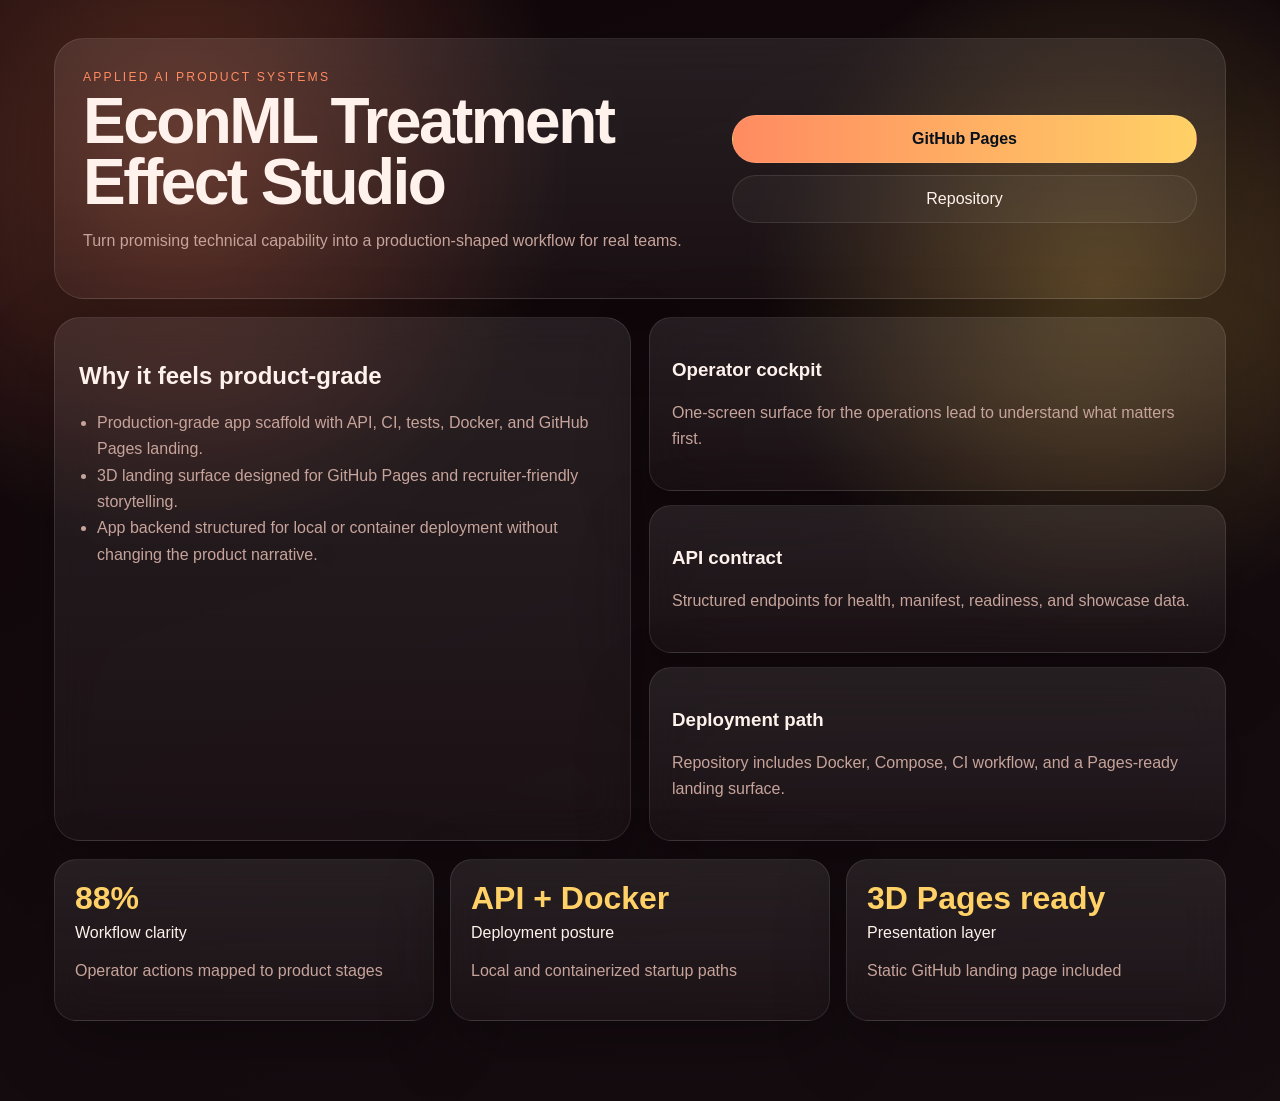
<file: docs/index.html>
<!DOCTYPE html>
<html lang="en">
<head>
  <meta charset="UTF-8" />
  <meta name="viewport" content="width=device-width, initial-scale=1.0" />
  <title>EconML Treatment Effect Studio Landing</title>
  <link rel="stylesheet" href="landing.css" />
</head>
<body>
  <div class="scene" id="scene">
    <div class="backdrop"></div>
    <main class="deck">
      <section class="hero-card glass">
        <div>
          <span class="eyebrow">Applied AI product systems</span>
          <h1>EconML Treatment Effect Studio</h1>
          <p>Turn promising technical capability into a production-shaped workflow for real teams.</p>
        </div>
        <nav class="cta-stack">
          <a class="cta primary" href="https://r-behera.github.io/econml-treatment-effect-studio/">GitHub Pages</a>
          <a class="cta" href="https://github.com/R-behera/econml-treatment-effect-studio">Repository</a>
        </nav>
      </section>
      <section class="orbit-grid">
        <div class="glass panel large">
          <h2>Why it feels product-grade</h2>
          <ul><li>Production-grade app scaffold with API, CI, tests, Docker, and GitHub Pages landing.</li><li>3D landing surface designed for GitHub Pages and recruiter-friendly storytelling.</li><li>App backend structured for local or container deployment without changing the product narrative.</li></ul>
        </div>
        <div id="cards" class="card-stack"></div>
      </section>
      <section class="metrics-row" id="metrics"></section>
    </main>
  </div>
  <script>window.PROJECT_MANIFEST = {"slug": "econml-treatment-effect-studio", "title": "EconML Treatment Effect Studio", "summary": "![Demo Screenshot](demo/screenshot.png)", "domain": "Applied AI product systems", "audience": "operations lead", "promise": "Turn promising technical capability into a production-shaped workflow for real teams.", "hero": ["Production-grade app scaffold with API, CI, tests, Docker, and GitHub Pages landing.", "3D landing surface designed for GitHub Pages and recruiter-friendly storytelling.", "App backend structured for local or container deployment without changing the product narrative."], "kpis": [{"label": "Workflow clarity", "value": "88%", "note": "Operator actions mapped to product stages"}, {"label": "Deployment posture", "value": "API + Docker", "note": "Local and containerized startup paths"}, {"label": "Presentation layer", "value": "3D Pages ready", "note": "Static GitHub landing page included"}], "stages": ["ingest", "validate", "analyze", "decide", "monitor"], "cards": [{"title": "Operator cockpit", "body": "One-screen surface for the operations lead to understand what matters first."}, {"title": "API contract", "body": "Structured endpoints for health, manifest, readiness, and showcase data."}, {"title": "Deployment path", "body": "Repository includes Docker, Compose, CI workflow, and a Pages-ready landing surface."}], "scene": "glass-atlas", "theme": {"bg": "#10070a", "surface": "#1b1116", "ink": "#fff2ec", "muted": "#c7a49b", "accent": "#ff8b61", "accent2": "#ffd166"}, "pages_url": "https://r-behera.github.io/econml-treatment-effect-studio/", "api_examples": {"health": {"status": "ok", "project": "econml-treatment-effect-studio"}, "readiness": {"api": "ready", "landing_page": "docs/index.html", "container": "Dockerfile present"}, "signals": [{"name": "Decision coverage", "status": "strong", "detail": "App and landing narrative aligned"}, {"name": "Operator context", "status": "strong", "detail": "Primary user anchored as operations lead"}, {"name": "Delivery path", "status": "ready", "detail": "Pages + containerized app scaffold generated"}]}};</script>
  <script src="landing.js"></script>
</body>
</html>
</file>
<file: docs/landing.css>
:root{--bg:#10070a;--surface:#1b1116;--ink:#fff2ec;--muted:#c7a49b;--accent:#ff8b61;--accent2:#ffd166;--rx:0deg;--ry:0deg;}*{box-sizing:border-box}html,body{margin:0;min-height:100%;font-family:Inter,Segoe UI,sans-serif;background:var(--bg);color:var(--ink)}.scene{min-height:100vh;overflow:hidden;position:relative;transform-style:preserve-3d;perspective:1600px}.backdrop{position:absolute;inset:-10%;background:radial-gradient(circle at 20% 20%,color-mix(in srgb,var(--accent) 30%, transparent),transparent 24%),radial-gradient(circle at 80% 30%,color-mix(in srgb,var(--accent2) 28%, transparent),transparent 22%),linear-gradient(160deg,var(--bg),color-mix(in srgb,var(--surface) 78%, black));filter:saturate(1.15)}.deck{position:relative;z-index:2;max-width:1220px;margin:0 auto;padding:38px 24px 80px;transform:rotateX(var(--rx)) rotateY(var(--ry));transition:transform .12s ease-out}.glass{background:linear-gradient(180deg,rgba(255,255,255,.09),rgba(255,255,255,.03));border:1px solid rgba(255,255,255,.1);backdrop-filter:blur(22px);box-shadow:0 24px 70px rgba(0,0,0,.28)}.hero-card{display:grid;grid-template-columns:1.15fr .85fr;gap:20px;padding:28px;border-radius:30px;margin-bottom:18px}.eyebrow{letter-spacing:.18em;text-transform:uppercase;font-size:.76rem;color:var(--accent)}h1{font-size:clamp(2.4rem,5vw,4.8rem);line-height:.94;margin:.4rem 0 1rem;letter-spacing:-.04em}p,li{color:var(--muted);line-height:1.65}.cta-stack{display:flex;flex-direction:column;justify-content:center;gap:12px}.cta{display:inline-flex;justify-content:center;padding:14px 18px;border-radius:999px;text-decoration:none;color:var(--ink);border:1px solid rgba(255,255,255,.1);background:rgba(255,255,255,.04)}.primary{background:linear-gradient(90deg,var(--accent),var(--accent2));color:#07111b;font-weight:700}.orbit-grid{display:grid;grid-template-columns:1fr 1fr;gap:18px;margin-bottom:18px}.panel.large{padding:24px;border-radius:26px}.card-stack{display:grid;gap:14px}.flip{padding:22px;border-radius:22px;transform:translateZ(var(--z))}.metrics-row{display:grid;grid-template-columns:repeat(3,minmax(0,1fr));gap:16px}.metric{padding:20px;border-radius:22px}.metric strong{display:block;font-size:2rem;color:var(--accent2);margin-bottom:.4rem}ul{padding-left:18px;margin:14px 0 0}@media(max-width:980px){.hero-card,.orbit-grid,.metrics-row{grid-template-columns:1fr}.deck{padding:22px 16px 60px}}
</file>
